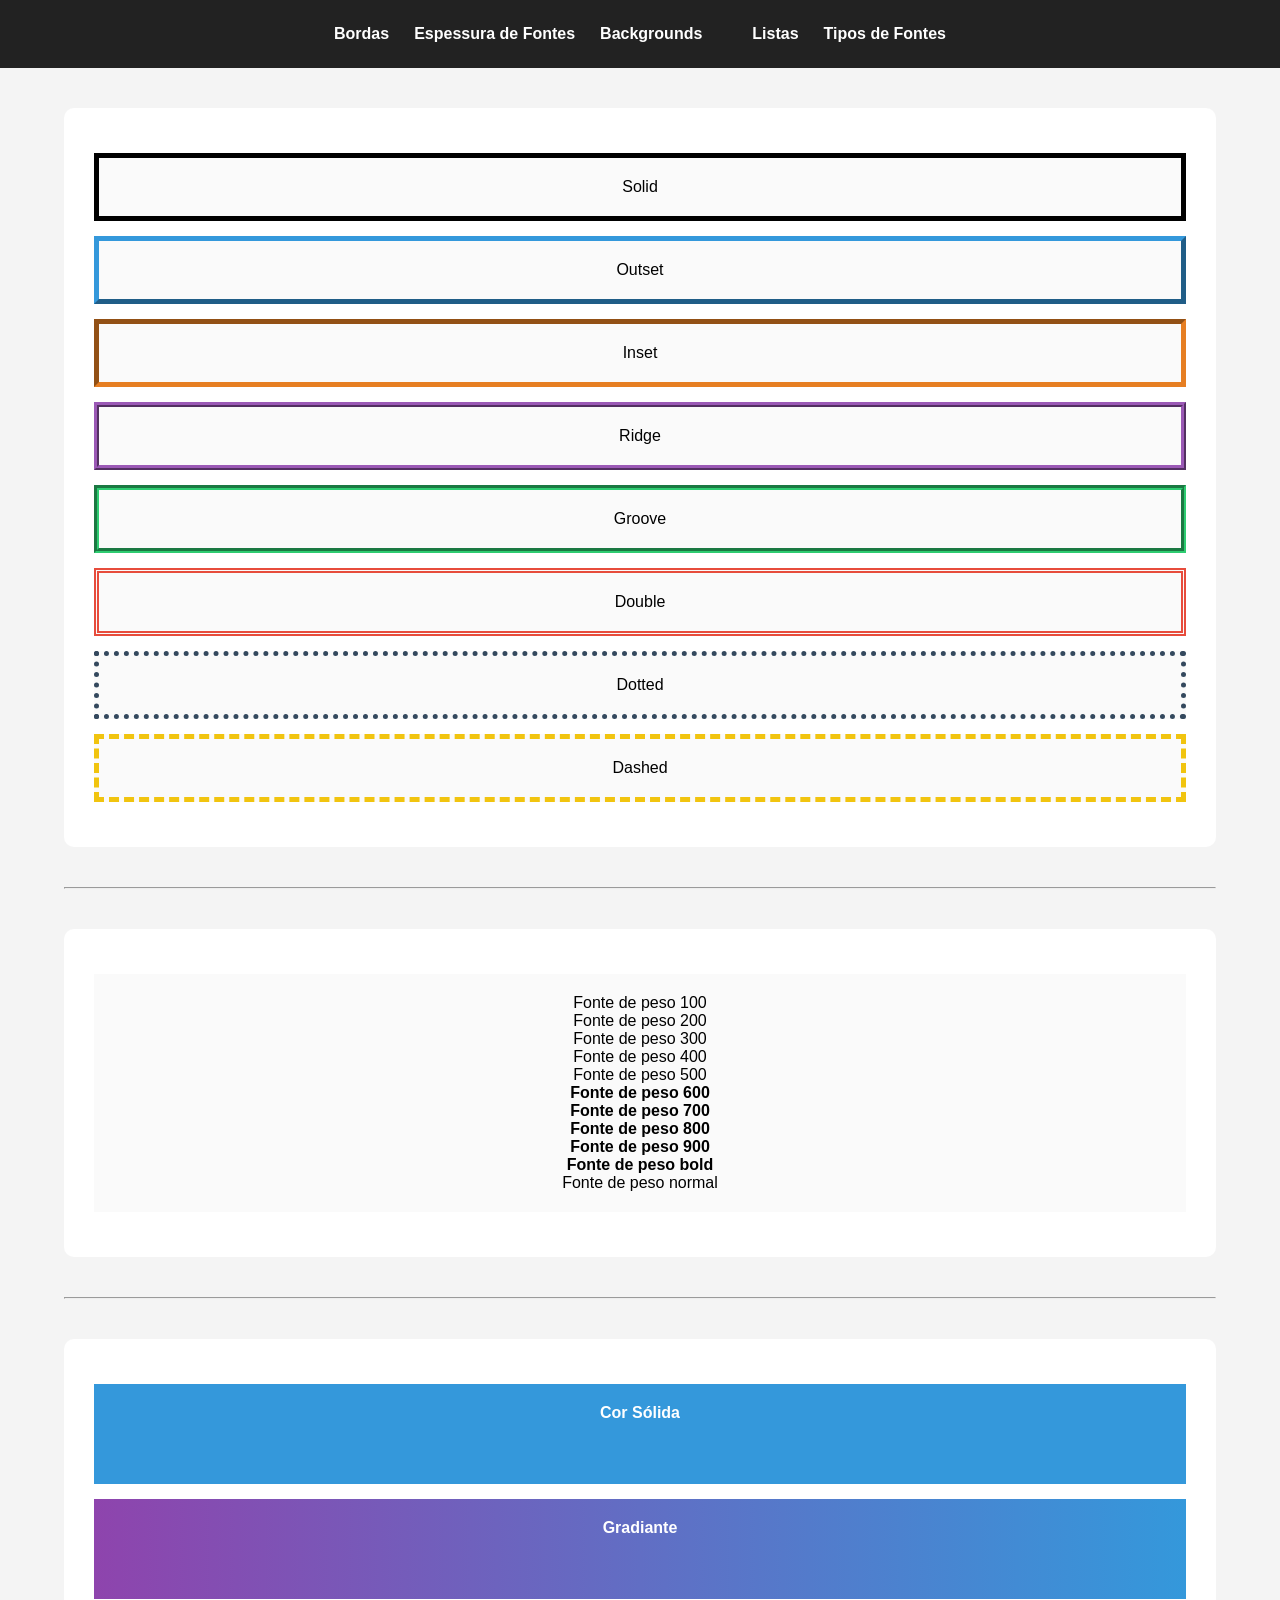
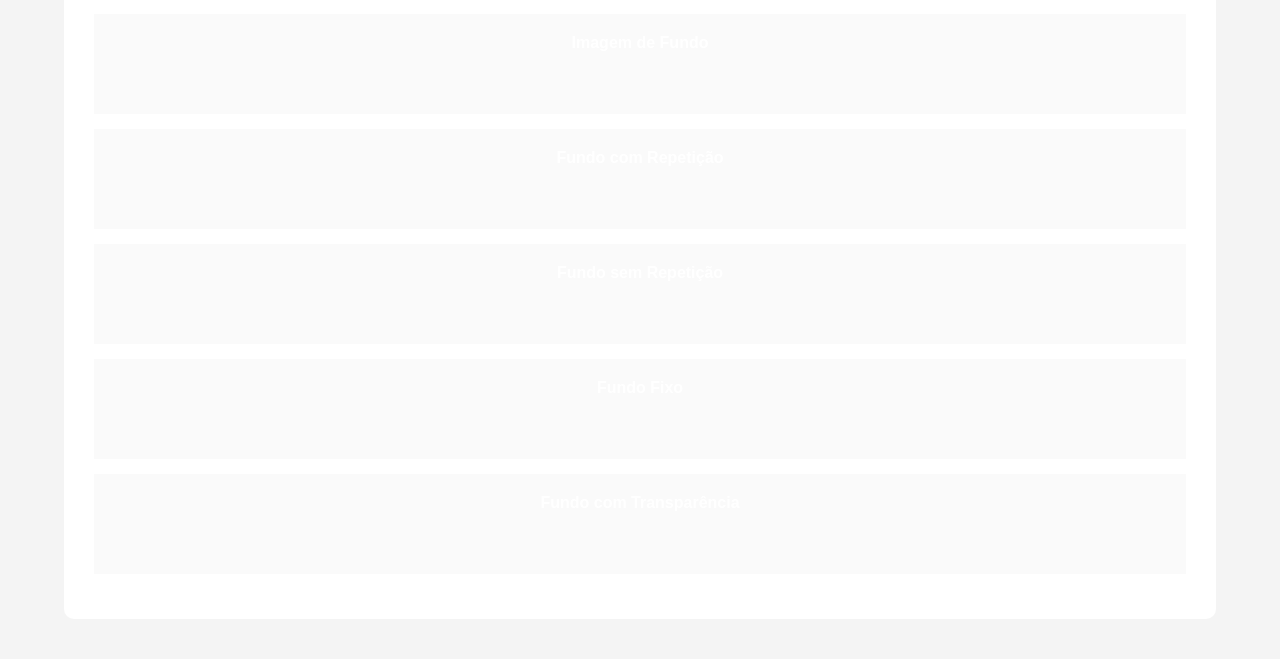
<file: atividade_final_css/index.html>
<!DOCTYPE html>
<html lang="pt-BR">
<head>
    <meta charset="UTF-8">
    <meta name="viewport" content="width=device-width, initial-scale=1.0">
    <title>Atividade final de CSS</title>
    <link rel="stylesheet" href="style/style.css">
</head>
<body>
    <header>
        <nav>
            <ul>
                <li><a href="#bordas">Bordas</a></li>
                <li><a href="#espessura-fontes">Espessura de Fontes</a></li>
                <li><a href="#backgrounds">Backgrounds</li>
                <li><a href="#listas">Listas</a></li>
                <li><a href="#tipos-fontes">Tipos de Fontes</a></li>
            </ul>
        </nav>
    </header>

    <main>
        <section id="bordas" class="secao bordas">
            <article>
                <p>Solid</p>
            </article>
            <article>
                <p>Outset</p>
            </article>
            <article>
                <p>Inset</p>
            </article>
            <article>
                <p>Ridge</p>
            </article>
            <article>
                <p>Groove</p>
            </article>
            <article>
                <p>Double</p>
            </article>
            <article>
                <p>Dotted</p>
            </article>
            <article>
                <p>Dashed</p>
            </article>
        </section>

        <hr>

        <section id="espessura-fontes" class="secao espessura-fontes">
            <article>
                <p Class="peso-100">Fonte de peso 100</p>
                <p Class="peso-200">Fonte de peso 200</p>
                <p Class="peso-300">Fonte de peso 300</p>
                <p Class="peso-400">Fonte de peso 400</p>
                <p Class="peso-500">Fonte de peso 500</p>
                <p Class="peso-600">Fonte de peso 600</p>
                <p Class="peso-700">Fonte de peso 700</p>
                <p Class="peso-800">Fonte de peso 800</p>
                <p Class="peso-900">Fonte de peso 900</p>
                <p Class="peso-bold">Fonte de peso bold</p>
                <p Class="peso-normal">Fonte de peso normal</p>
            </article>
        </section>
        
        <hr>

        <section id="backgrounds" class="secao backgrounds">
            <article>
                <p>Cor Sólida</p>
            </article>
            <article>
                <p>Gradiante</p>
            </article>
            <article>
                <p>Imagem de Fundo</p>
            </article>
            <article>
                <p>Fundo com Repetição</p>
            </article>
            <article>
                <p>Fundo sem Repetição</p>
            </article>
            <article>
                <p>Fundo Fixo</p>
            </article>
            <article>
                <p>Fundo com Transparência</p>
            </article>
        </section>
    </main>
</body>
</html>
</file>
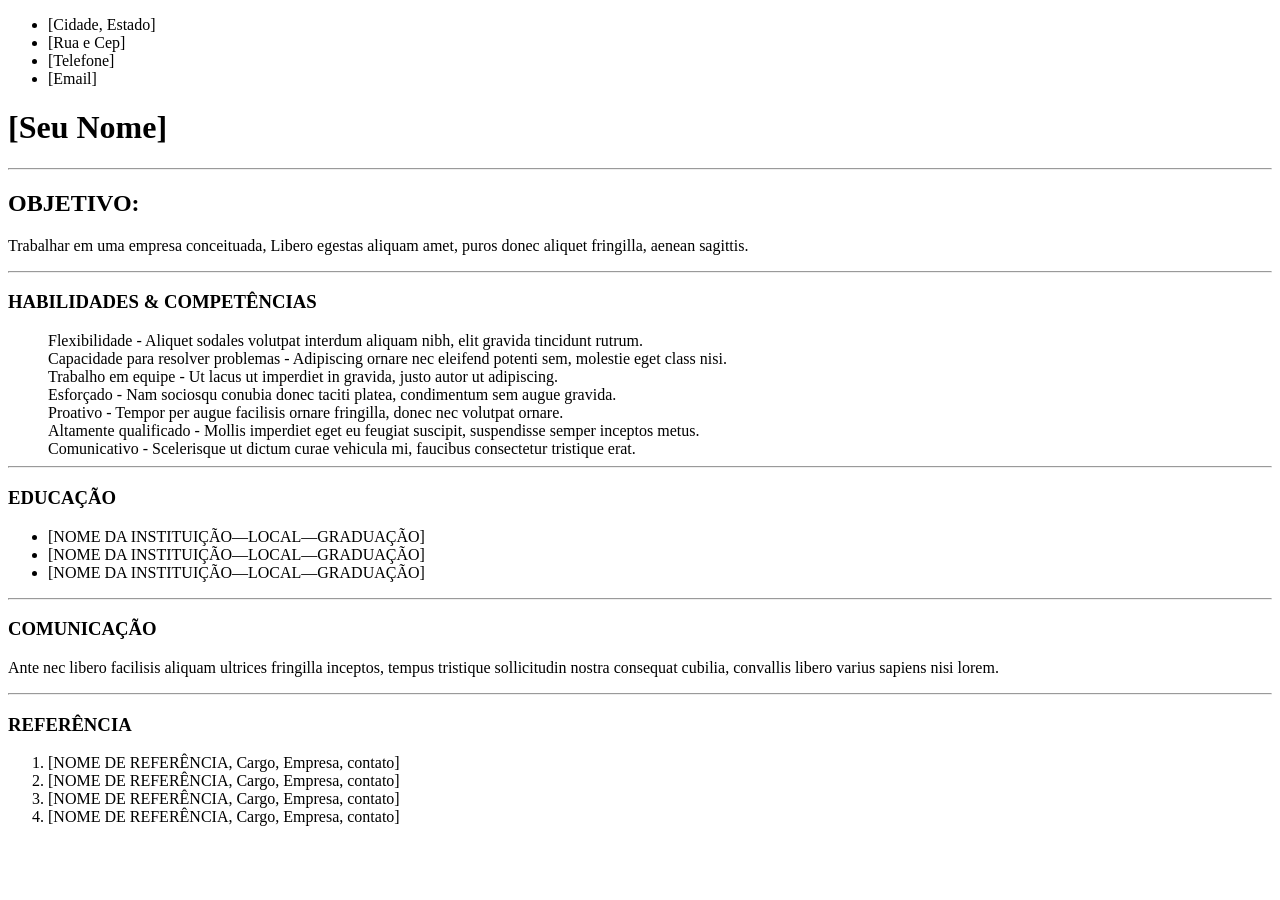
<file: curriculo_html/index.html>
<!-- 
<!DOCTYPE html> informa o tipo do arquivo
<html lang="pt-br"> idioma do nosso site
<head> informa ao navegador as informaçoes importantes do site
<meta charset="utf-8" /> cadeia de caracteres
<title> da o titlo pro site
<body>
<ul>
<ol> lista ordenada
<li>
<p>
<hr>
<h1>
<h2>
<h3>
<h4>
<h5>
<h6>
<dl> definindo uma lista
<dt>
<dd> 
-->

<!DOCTYPE html>
<html lang="pt-br">
    <head>
        <meta charset="UTF-8">
        <title>curriculo</title>
    </head>
<body>
    <ul>
        <li>[Cidade, Estado]</li>
        <li>[Rua e Cep]</li>
        <li>[Telefone]</li>
        <li>[Email]</li>
    </ul>
    <h1>[Seu Nome]</h1>
<hr>
</body>
<html>
    <h2>OBJETIVO:</h2>
    <p>Trabalhar em uma empresa conceituada, Libero egestas aliquam amet, puros donec aliquet fringilla, aenean sagittis.</p>
<hr>
    <h3>HABILIDADES & COMPETÊNCIAS</h3>
<dt>
<dd>Flexibilidade - Aliquet sodales volutpat interdum aliquam nibh, elit gravida tincidunt rutrum.</dd>
<dd>Capacidade para resolver problemas - Adipiscing ornare nec eleifend potenti sem, molestie eget class nisi.</dd>
<dd>Trabalho em equipe - Ut lacus ut imperdiet in gravida, justo autor ut adipiscing.</dd>
<dd>Esforçado - Nam sociosqu conubia donec taciti platea, condimentum sem augue gravida.</dd>
<dd>Proativo - Tempor per augue facilisis ornare fringilla, donec nec volutpat ornare.</dd>
<dd>Altamente qualificado - Mollis imperdiet eget eu feugiat suscipit, suspendisse semper inceptos metus.</dd>
<dd>Comunicativo - Scelerisque ut dictum curae vehicula mi, faucibus consectetur tristique erat.</dd>
</dt>
<hr>
     <h3>EDUCAÇÃO</h3>
  <ul> 
    <li>[NOME DA INSTITUIÇÃO—LOCAL—GRADUAÇÃO]</li>
    <li>[NOME DA INSTITUIÇÃO—LOCAL—GRADUAÇÃO]</li>
    <li>[NOME DA INSTITUIÇÃO—LOCAL—GRADUAÇÃO] </li>
  </ul>
  <hr>

<h3>COMUNICAÇÃO</h3>
<p>Ante nec libero facilisis aliquam ultrices fringilla inceptos, tempus tristique sollicitudin nostra consequat
    cubilia, convallis libero varius sapiens nisi lorem.</p>
    <hr>

    <h3>REFERÊNCIA</h3>
    <ol>
        <li>[NOME DE REFERÊNCIA, Cargo, Empresa, contato]</li>
        <li>[NOME DE REFERÊNCIA, Cargo, Empresa, contato]</li>
        <li>[NOME DE REFERÊNCIA, Cargo, Empresa, contato]</li>
        <li>[NOME DE REFERÊNCIA, Cargo, Empresa, contato]</li>
    </ol>
</file>
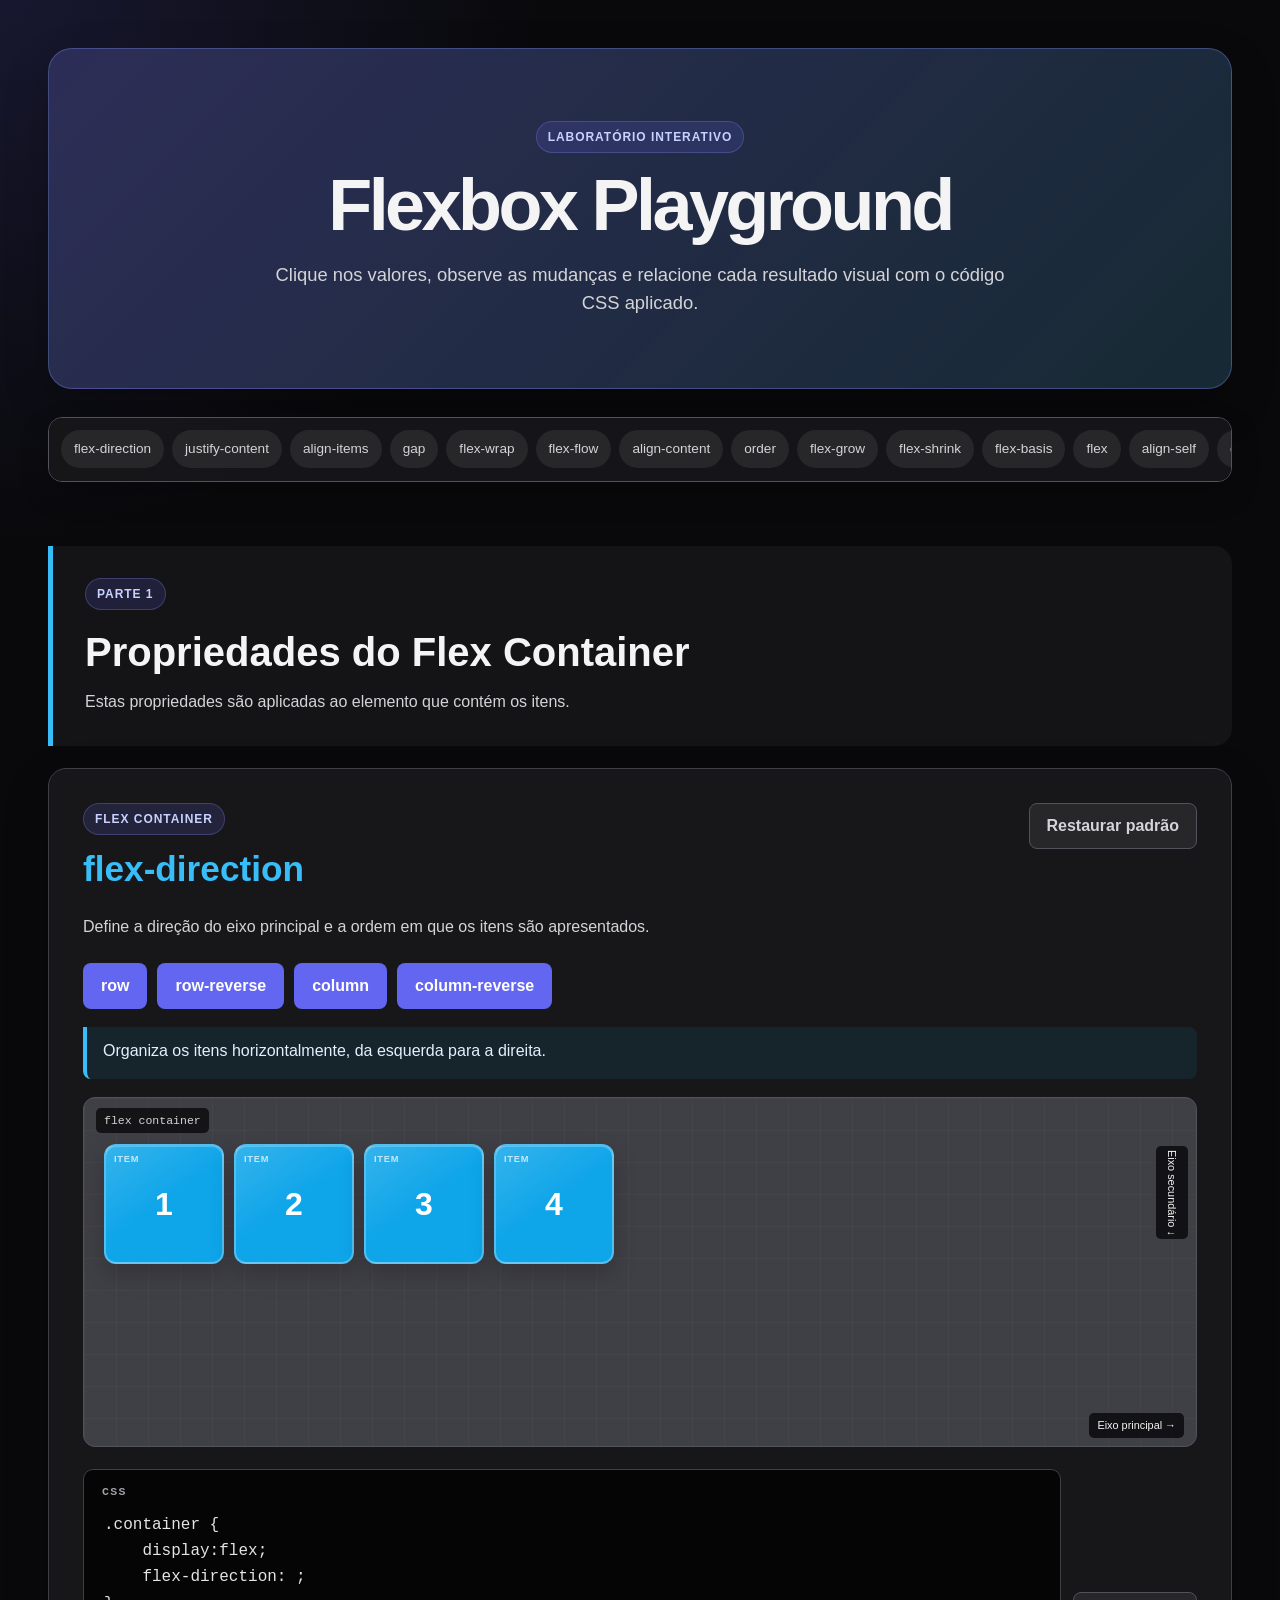
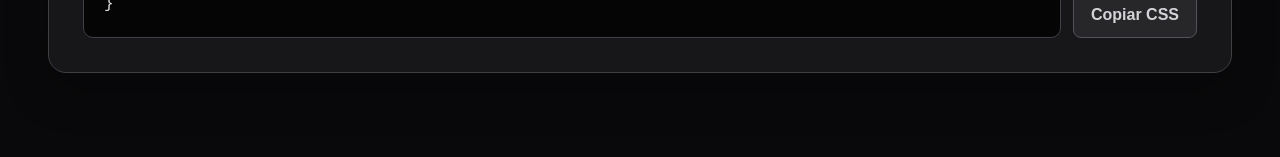
<file: flexbox/index.html>
<!-- Define que o documento utiliza HTML5. Deve ser a primeira declaração do arquivo -->
<!DOCTYPE html>
<!-- A tag html envolve toda a página. lang="pt-BR" informa o idioma para navegadores e leitores de tela. -->
<html lang="pt-BR">
 
<!-- O head guarda configurações e informações que não aparecem diretamente no conteúdo visual. -->
<head>
    <!-- Permite utilizar acentos, cedilha e outros caracteres especiais corretamente. -->
    <meta charset="UTF-8">
    <!-- Faz o layout respeitar a largura real de celulares, tablets e computadores. -->
    <meta name="viewport" content="width=device-width, initial-scale=1.0">
    <!-- Descrição usada por mecanismos de busca e no compartilhamento do link. -->
    <meta name="description" content="Laboratório interativo para aprender e praticar as principais propriedades do CSS flexbox.">
    <!-- Texto exibido na aba do navegador -->
    <title>Laboratório Flexbox</title>
    <!-- Conecta o HTML ao arquivo CSS responsável pela aparência da página. -->
    <link rel="stylesheet" href="style/style.css">
</head>
 
<!-- O body contém todo o conteúdo visível da página. -->
<body>
   
    <!-- ===================================================
         CABEÇALHO PRINCIPAL
         Apresenta o nome e a proposta do laboratório.
    =================================================== -->
    <header class="page-header">
        <!-- Pequeno rótulo visual acima do título principal. -->
        <span class="page-label">Laboratório interativo</span>
        <!-- h1 é o título principal e deve represetar o assunto da página. -->
        <h1>Flexbox Playground</h1>
        <p>
            Clique nos valores, observe as mudanças e relacione cada resultado visual
            com o código CSS aplicado.
        </p>
    </header>
 
    <!-- ===================================================
         NAVEGAÇÃO INTERNA
         Cada link aponta para o id de uma seção da página.
         aria-label descreve o menu para tecnologias assistivas.
    =================================================== -->
 
    <nav class="property-navigation" aria-label="Navegação das propriedades do Flexbox">
        <a href="#flex-direction">flex-direction</a>
        <a href="#justify-content">justify-content</a>
        <a href="#align-items">align-items</a>
        <a href="#gap">gap</a>
        <a href="#flex-wrap">flex-wrap</a>
        <a href="#flex-flow">flex-flow</a>
        <a href="#align-content">align-content</a>
        <a href="#order">order</a>
        <a href="#flex-grow">flex-grow</a>
        <a href="#flex-shrink">flex-shrink</a>
        <a href="#flex-basis">flex-basis</a>
        <a href="#flex">flex</a>
        <a href="#align-self">align-self</a>
        <a href="#desafio">desafio</a>
    </nav>
 
    <!-- O main reúne o conteúdo principal do laboratório -->
    <main>
        <!-- ===================================================
             PARTE 1 — PROPRIEDADES DO FLEX CONTAINER
             São aplicadas ao elemento pai, responsável por organizar os itens.
        =================================================== -->
        <header class="group-header">
            <span>Parte 1</span>
            <h2>Propriedades do Flex Container</h2>
            <p>Estas propriedades são aplicadas ao elemento que contém os itens.</p>
        </header>
 
        <!-- ===================================================
             SEÇÃO: flex-direction
             Define a direção do eixo principal e a ordem inicial dos itens.
             O id permite acessar esta seção pelo menu de navegação.
        =================================================== -->
        <section class="demo" id="flex-direction">
            <!-- Agrupa o título da propriedade e o botão que restaura o valor inicial. -->
            <div class="demo-heading">
                <div>
                    <span class="property-type">Flex Container</span>
                    <h2>flex-direction</h2>
                </div>
                <button type="button" class="reset-button" data-reset-section="direction">Restaurar padrão</button>
            </div>
 
            <p class="demo-introduction">
                Define a direção do eixo principal e a ordem em que os itens são apresentados.
            </p>
 
            <!--
                Grupo de botões com os valores da propriedade.
                role="group" e aria-label ajudam leitores de tela.
                data-* guarda o valor que será lido pelo JavaScript.
                aria-pressed informa qual botão está ativo.
            -->
            <div class="buttons" role="group" aria-label="Valores de flex-direction">
                <button type="button" data-direction="row" aria-pressed="true">row</button>
                <button type="button" data-direction="row-reverse" aria-pressed="false">row-reverse</button>
                <button type="button" data-direction="column" aria-pressed="false">column</button>
                <button type="button" data-direction="column-reverse" aria-pressed="false">column-reverse</button>
            </div>
 
            <!--
                Descrição atualizada pelo JavaScript conforme o botão escolhido.
                aria-live="polite" permite anunciar a mudança para leitores de tela.
            -->
            <p class="property-description direction-description" aria-live="polite">
                Organiza os itens horizontalmente, da esquerda para a direita.
            </p>
 
            <!--
                Área visual da demonstração.
                A classe container recebe display:flex no CSS.
                A segunda classe identifica a propriedade demonstrada.
            -->
            <div class="container direction-container" id="direction-container">
                <span class="container-label">flex container</span>
                <!-- Indicadores dos eixos; o JavaScript atualiza as setas nesta seção. -->
                <span class="axis axis-main direction-main-axis">Eixo principal →</span>
                <span class="axis axis-cross direction-cross-axis">Eixo secundário ↓</span>
                <!-- Cada elemento .item é um flex Item. Os números facilitam observar ordem e posição. -->
                <div><span class="item">1</span></div>
                <div><span class="item">2</span></div>
                <div><span class="item">3</span></div>
                <div><span class="item">4</span></div>
            </div>
 
            <!--
                Mostra o CSS correspondente ao valor selecionado.
                <pre> preserva espaços e quebras de linha; <code> identifica código-fonte.
                O botão usa data-copy-property e data-copy-target para copiar o resultado.
            -->
            <div class="code-wrapper">
                <pre class="code"><code>.container {
    display:flex;
    flex-direction: <strong class="direction-value" aria-live="polite"></strong>;                    
}</code></pre>
                <button type="button" class="copy-button" data-copy-property="flex-direction"
                    data-copy-target=".direction-value">Copiar CSS</button>
            </div>
        </section>
 
    </main>
 
</body>
</html>
</file>
<file: atividade_final_css/style/style.css>
* {
    padding: 0;
    margin: 0;
    box-sizing: border-box;
}

body {
    font-family: Arial, sans-serif;
    background-color: #f4f4f4;
    color: 222;
}
 
header {
    background-color: #222;
    padding: 25px;
    position: sticky;
    top: 0;
}

nav ul {
    display: flex;
    gap: 25px;
    justify-content: center;
    list-style: none;
}

nav a {
    color: white;
    text-decoration: none;
    font-weight: bold;
}

nav a:hover {
    color: #00bcd4;
}

main {
    width: 90%;
    margin: 30px auto;
}

.secao {
    margin: 40px 0;
    padding: 30px;
    background-color: white;
    border-radius: 10px;
}

article {
    padding: 20px;
    margin: 15px 0;
    text-align: center;
    background-color: #fafafa;
}
/* BORDAS */

.bordas article:nth-child(1) {
    border: 5px solid #000;
}
 
.bordas article:nth-child(2) {
    border: 5px outset #3498db;
}
 
.bordas article:nth-child(3) {
    border: 5px inset #e67e22;
}
 
.bordas article:nth-child(4) {
    border: 5px ridge #9b59b6;
}
 
.bordas article:nth-child(5) {
    border: 5px groove #2ecc71;
}
 
.bordas article:nth-child(6) {
    border: 5px double #e74c3c;
}
 
.bordas article:nth-child(7) {
    border: 5px dotted #34495e;
}
 
.bordas article:nth-child(8) {
    border: 5px dashed #f1c40f;
}

/* ESPESSURA DAS FONTES */

.peso-100 {
    font-weight: 100;
}

.peso-200 {
     font-weight: 200;
}

.peso-300 {
     font-weight: 300;
}

.peso-400 {
     font-weight: 400;
}

.peso-500 {
     font-weight: 500;
}

.peso-600 {
     font-weight: 600;
}

.peso-700 {
     font-weight: 700;
}

.peso-800 {
     font-weight: 800;
}

.peso-900 {
     font-weight: 900;
}

.peso-bold {
     font-weight: bold;
}

.peso-normal {
     font-weight: normal;
}

/* BACKGROUNDS */

.backgrounds article {
    min-height: 100px;
    color: white;
    font-weight: bold;
}

.backgrounds article:nth-child(1) {
     background-color: #3498db;
}

.backgrounds article:nth-child(2) {
    background: linear-gradient(to right, #8e44ad, #3498db);
}

.backgrounds article:nth-child(3) {
    
}

.backgrounds article:nth-child(4) {
    
}

.backgrounds article:nth-child(5) {
    
}

.backgrounds article:nth-child(6) {
    
}

.backgrounds article:nth-child(7) {
    
}
</file>
<file: flexbox/style/style.css>
/* ===========================================
   Configurações gerais
=========================================== */
 
:root {
    color-scheme: dark;
    --background: #09090b;
    --surface: #18181b;
    --surface-soft: #27272a;
    --surface-highlight: #3f3f46;
    --border: #52525b;
    --text: #f4f4f5;
    --text-muted: #d4d4d8;
    --primary: #6366f1;
    --primary-hover: #818cf8;
    --accent: #38bdf8;
    --success: #22c55e;
    --warning: #f59e0b;
    --danger: #ef4444;
    --item: #0ea5e9;
    --item-selected: #f97316;
    --radius-small: 8px;
    --radius-medium: 12px;
    --radius-large: 18px;
    --shadow: 0 18px 45px rgba(0, 0, 0, 0.24);
}
 
* {
    margin: 0;
    padding: 0;
    box-sizing: border-box;
}
 
html {
    scroll-behavior: smooth;
    scroll-padding-top: 100px;
}
 
body {
    min-height: 100vh;
    padding: clamp(16px, 4vw, 48px);
    color: var(--text);
    background:
        radial-gradient(circle at top left,
            rgba(99, 102, 241, 0.16),
            transparent 34rem),
        var(--background);
    font-family: Inter, Arial, Helvetica, sans-serif;
    line-height: 1.5;
}
 
button,
select {
    font: inherit;
}
 
button,
a,
select {
    -webkit-tap-highlight-color: transparent;
}
 
button:focus-visible,
a:focus-visible,
select:focus-visible {
    outline: 3px solid #facc15;
    outline-offset: 3px;
}
 
/* ===========================================
   Cabeçalho e navegação
=========================================== */
 
.page-header {
    max-width: 1200px;
    margin: 0 auto 28px;
    padding: clamp(28px, 6vw, 72px);
    text-align: center;
    background:
        linear-gradient(
            135deg, rgba(99, 102, 241, 0.28),
            rgba(14, 165, 233, 0.12)
        ),
        var(--surface);
    border: 1px solid rgba(129, 140, 248, 0.35);
    border-radius: 24px;
    box-shadow: var(--shadow);
}
 
.page-label,
.property-type,
.group-header span {
    display: inline-flex;
    align-items: center;
    width: fit-content;
    padding: 6px 11px;
    color: #c7d2fe;
    background-color: rgba(99, 102, 241, 0.16);
    border: 1px solid rgba(129, 140, 248, 0.28);
    border-radius: 999px;
    font-size: 0.75rem;
    font-weight: 700;
    letter-spacing: 0.08em;
    text-transform: uppercase;
}
 
.page-header h1 {
    margin-top: 16px;
    font-size: clamp(2rem, 7vw, 4.5rem);
    line-height: 1;
    letter-spacing: -0.05em;
}
 
.page-header p {
    max-width: 760px;
    margin: 20px auto 0;
    color: var(--text-muted);
    font-size: clamp(1rem, 2vw, 1.15rem); /*      1.15rem*/
}
 
.property-navigation {
    position: sticky;
    top: 12px;
    z-index: 20;
    display: flex;
    gap: 8px;
    flex-wrap: nowrap;
    max-width: 1200px;
    margin: 0 auto 36px;
    padding: 12px;
    overflow-x: auto;
    background-color: rgba(24, 24, 27, 0.9);
    border: 1px solid var(--border);
    border-radius: 14px;
    box-shadow: 0 12px 30px rgba(0, 0, 0, 0.2);
    backdrop-filter: blur(14px);
}
 
.property-navigation a {
    flex: 0 0 auto;
    padding: 8px 12px;
    color: var(--text-muted);
    background-color: var(--surface-soft);
    border: 1px solid transparent;
    border-radius: 999px;
    text-decoration: none;
    font-size: 0.85rem;
    transition: 0.2s;
}
 
.property-navigation a:hover {
    color: white;
    background-color: var(--primary);
    border-color: var(--primary-hover);
}
 
/* ===========================================
   Grupos e seções
=========================================== */
 
main {
    max-width: 1200px;
    margin: 0 auto;
}
 
.group-header {
    margin: 64px 0 22px;
    padding: clamp(20px, 4vw, 32px);
    background-color: rgba(24, 24, 27, 0.76);
    border-left: 5px solid var(--accent);
    border-radius: 0 var(--radius-large) var(--radius-large) 0;
}
 
.group-header h2 {
    margin-top: 12px;
    color: var(--text);
    font-size: clamp(1.6rem, 4vw, 2.5rem);
}
 
.group-header p {
    margin-top: 8px;
    color: var(--text-muted);
}
 
/* ==========================================================
   CARD DE DEMONSTRAÇÃO
 
   Cada propriedade é apresentada dentro de um card separado.
 
   overflow: hidden impede que elementos ultrapassem as bordas.
========================================================== */
 
.demo {
    margin-bottom: 36px;
    padding: clamp(20px, 4vw, 34px);
    overflow: hidden;
    background-color: rgba(24, 24, 27, 0.92);
    border: 1px solid var(--surface-highlight);
    border-radius: var(--radius-large);
    box-shadow: var(--shadow);
}
 
/* ==========================================================
   CABEÇALHO INTERNO DA DEMONSTRAÇÃO
 
   Utiliza Flexbox para separar o título da propriedade e
   o botão de restauração.
========================================================== */
 
.demo-heading {
    display: flex;
    align-items: flex-start;
    justify-content: space-between;
    gap: 20px;
}
 
.demo-heading h2 {
    margin-top: 8px;
    color: var(--accent);
    font-size: clamp(1.55rem, 4vw, 2.2rem);
}
 
.item-property {
    color: #fed7aa;
    background-color: rgba(249, 115, 22, 0.14);
    border-color: rgba(249, 115, 22, 0.3);
}
 
.challenge-label {
    color: #bbf7d0;
    background-color: rgba(34, 197, 94, 0.14);
    border-color: rgba(34, 197, 94, 0.3);
}
 
.demo-introduction {
    max-width: 850px;
    margin: 18px 0 22px;
    color: var(--text-muted);
    line-height: 1.7;
}
 
.demo-introduction strong {
    color: white;
}
 
/* ==========================================================
   DESCRIÇÃO DINÂMICA
 
   Este texto será atualizado pelo JavaScript quando o aluno
   selecionar outro valor da propriedade.
========================================================== */
 
.property-description {
    min-height: 52px;
    margin: 0 0 18px;
    padding: 12px 16px;
    color: #e0f2fe;
    background-color: rgba(14, 165, 233, 0.09);
    border-left: 4px solid var(--accent);
    border-radius: 0 var(--radius-small) var(--radius-small);
}
 
/* ==========================================================
   BOTÕES E CONTROLES
========================================================== */
 
/* Organiza os botões em linha e permite quebra automática. */
 
.buttons {
    display: flex;
    gap: 10px;
    flex-wrap: wrap;
    margin-bottom: 18px;
}
 
/* ==========================================================
   BOTÃO PADRÃO
 
   min-height: 44px cria uma área confortável para clique
   também em dispositivos com tela sensível ao toque.
========================================================== */
 
button {
    min-height: 44px;
    padding: 10px 17px;
    color: white;
    background-color: var(--primary);
    border: 1px solid transparent;
    border-radius: var(--radius-small);
    cursor: pointer;
    font-weight: 700;
    transition:
        transform 0.2s,
        background-color 0.2s,
        border-color 0.2s,
        box-shadow 0.2s;
}
 
button:hover {
    background-color: var(--primary-hover);
    transform: translateY(-1px);
}
 
/* ==========================================================
   BOTÃO ATIVO
 
   A classe active é controlada pelo JavaScript e mostra qual
   valor CSS está selecionado.
========================================================== */
 
button.active {
    color: #052e16;
    background-color: var(--success);
    border-color: #86efac;
    box-shadow: 0 0 0 4px rgba(34, 197, 94, 0.14);
}
 
.reset-button,
.copy-button {
    color: var(--text-muted);
    background-color: var(--surface-soft);
    border-color: var(--border);
    font-weight: 600;
}
 
.reset-button:hover,
.copy-button:hover {
    color: white;
    background-color: var(--surface-highlight);
}
 
/*
   Esta classe é adicionada temporariamente pelo JavaScript
   após o código CSS ser copiado.
*/
 
.copy-button.copy-success {
    color: #052e16;
    background-color: var(--success);
    border-color: #86efac;
}
 
.compact-buttons {
    margin-bottom: 0;
}
 
/* ==========================================================
   CONTROLE DA DEMONSTRAÇÃO flex-shrink
 
   flex-shrink só é percebido quando falta espaço.
 
   Por isso esta área permite alterar a largura do container.
========================================================== */
 
.size-controls {
    display: flex;
    align-items: center;
    gap: 14px;
    flex-wrap: wrap;
    margin-bottom: 18px;
    padding: 14px;
    background-color: var(--surface-soft);
    border-radius: var(--radius-medium);
}
 
.size-controls span {
    color: var(--text-muted);
    font-weight: 700;
}
 
/* ==========================================================
   CONTAINERS E ITENS
========================================================== */
 
/* ==========================================================
   FLEX CONTAINER BASE
 
   Esta é a classe principal do laboratório.
 
   display: flex ativa o Flexbox.
   flex-direction: row define a direção inicial.
   gap cria espaço entre os Flex Items.
 
   position: relative permite posicionar rótulos e indicadores
   dentro do container.
 
   overflow: auto cria rolagem quando necessário.
========================================================== */
 
.container {
    position: relative;
    display: flex;
    flex-direction: row;
    width: 100%;
    min-height: 350px;
    gap: 10px;
    padding: 46px 20px 20px;
    overflow: auto;
    background:
        linear-gradient(rgba(255, 255, 255, 0.025) 1px, transparent 1px),
        linear-gradient(90deg, rgba(255, 255, 255, 0.025) 1px, transparent 1px),
        var(--surface-highlight);
    background-size: 32px 32px;
    border: 1px solid var(--border);
    border-radius: var(--radius-medium);
    transition: 0.35s;
}
 
/* ==========================================================
   RÓTULO DO CONTAINER
 
   position: absolute posiciona o rótulo sobre a área visual.
 
   pointer-events: none impede que ele bloqueie cliques.
========================================================== */
 
.container-label {
    position: absolute;
    top: 10px;
    left: 12px;
    z-index: 5;
    padding: 4px 8px;
    color: #d4d4d8;
    background-color: rgba(9, 9, 11, 0.8);
    border-radius: 5px;
    font-family: Consolas, Monaco, monospace;
    font-size: 0.72rem;
    pointer-events: none;
}
 
/* ==========================================================
   FLEX ITEM BASE
 
   Cada card numerado representa um Flex Item.
 
   O próprio item também usa display: flex para centralizar
   seu conteúdo interno.
 
   flex: 0 1 auto significa:
   - não crescer
   - poder encolher
   - usar tamanho automático como base
========================================================== */
 
.item {
    position: relative;
    display: flex;
    flex: 0 1 auto;
    align-items: center;
    justify-content: center;
    width: 120px;
    height: 120px;
    color: white;
    background:
        linear-gradient(145deg, rgba(255, 255, 255, 0.16), transparent 50%),
        var(--item);
    border: 2px solid rgba(255, 255, 255, 0.28);
    border-radius: 12px;
    box-shadow:
        0 10px 25px rgba(0, 0, 0, 0.2),
        inset 0 1px 0 rgba(255, 255, 255, 0.22);
    font-size: 2rem;
    font-weight: 800;
    transition: 0.35s;
}
 
/* ==========================================================
   PSEUDOELEMENTO ::before
 
   Cria o texto "item" sem adicionar outro elemento no HTML.
 
   É usado apenas como elemento visual.
========================================================== */
 
.item::before {
    content: "item";
    position: absolute;
    top: 7px;
    left: 8px;
    font-size: 0.58rem;
    font-weight: 700;
    letter-spacing: 0.08em;
    text-transform: uppercase;
    opacity: 0.72;
}
 
.item small {
    position: absolute;
    bottom: 8px;
    font-size: 0.58rem;
    letter-spacing: 0.05em;
    text-transform: uppercase;
}
 
/* Destaca visualmente o item manipulado na demonstração. */
 
.item-selected {
    background:
        linear-gradient(145deg, rgba(255, 255, 255, 0.18), transparent 50%),
        var(--item-selected);
    border-color: #fdba74;
}
 
/* ==========================================================
    INDICADORES DE EIXO
 
    Mostram o eixo principal e o eixo secundário do flexbox.
========================================================== */
 
.axis {
    position: absolute;
    z-index: 4;
    padding: 4px 8px;
    color: #f4f4f5;
    background-color: rgba(9, 9, 11, 0.82);
    border-radius: 5px;
    font-size: 0.68rem;
    pointer-events: none;
}
 
.axis-main {
    right: 12px;
    bottom: 8px;
}
 
/*
    writing-mode altera a direção da escrita para apresentar
    o rótulo verticalmente.
*/
 
.axis-cross {
    top: 48px;
    right: 8px;
    writing-mode: vertical-rl;
}
 
/* ==========================================================
    PAINEL DE CÓDIGO
========================================================== */
 
/* ==========================================================
    ESTRUTURA DO PAINEL
 
    CSS grid cria duas colunas:
    - código ocupando o espaço disponível
    - botão de copiar com largura automática
========================================================== */
 
.code-wrapper {
    display: grid;
    grid-template-columns: 1fr auto;
    gap: 12px;
    align-items: end;
    margin-top: 22px;
}
 
/* ==========================================================
    BLOCO DE CÓDIGO
 
    Usa fonte monoespaçada para melhorar a leitura.
 
    overflow-x: auto adiciona rolagem quando o conteúdo não
    cabe em telas pequenas.
========================================================== */
 
.code {
    position: relative;
    min-width: 0;
    padding: 42px 20px 20px;
    overflow-x: auto;
    color: #e4e4e7;
    background-color: #050506;
    border: 1px solid #3f3f46;
    border-radius: 10px;
    font-family: Consolas, Monaco, monospace;
    font-size: clamp(0.85rem, 2vw, 1rem);
    line-height: 1.65;
}
 
/* Cria o rótulo "CSS" sem precisar adicioná-lo no HTML. */
 
.code::before {
    content: "CSS";
    position: absolute;
    top: 12px;
    left: 18px;
    color: #a1a1aa;
    font-size: 0.72rem;
    font-weight: 700;
    letter-spacing: 0.12em;
}
 
.code strong {
    color: var(--success);
}
 
/* ==========================================================
   CONFIGURAÇÕES ESPECÍFICAS DAS DEMONSTRAÇÕES
 
   A classe .container define o comportamento base.
 
   As classes abaixo alteram apenas o necessário para tornar
   cada propriedade visível e didática.
========================================================== */
</file>
